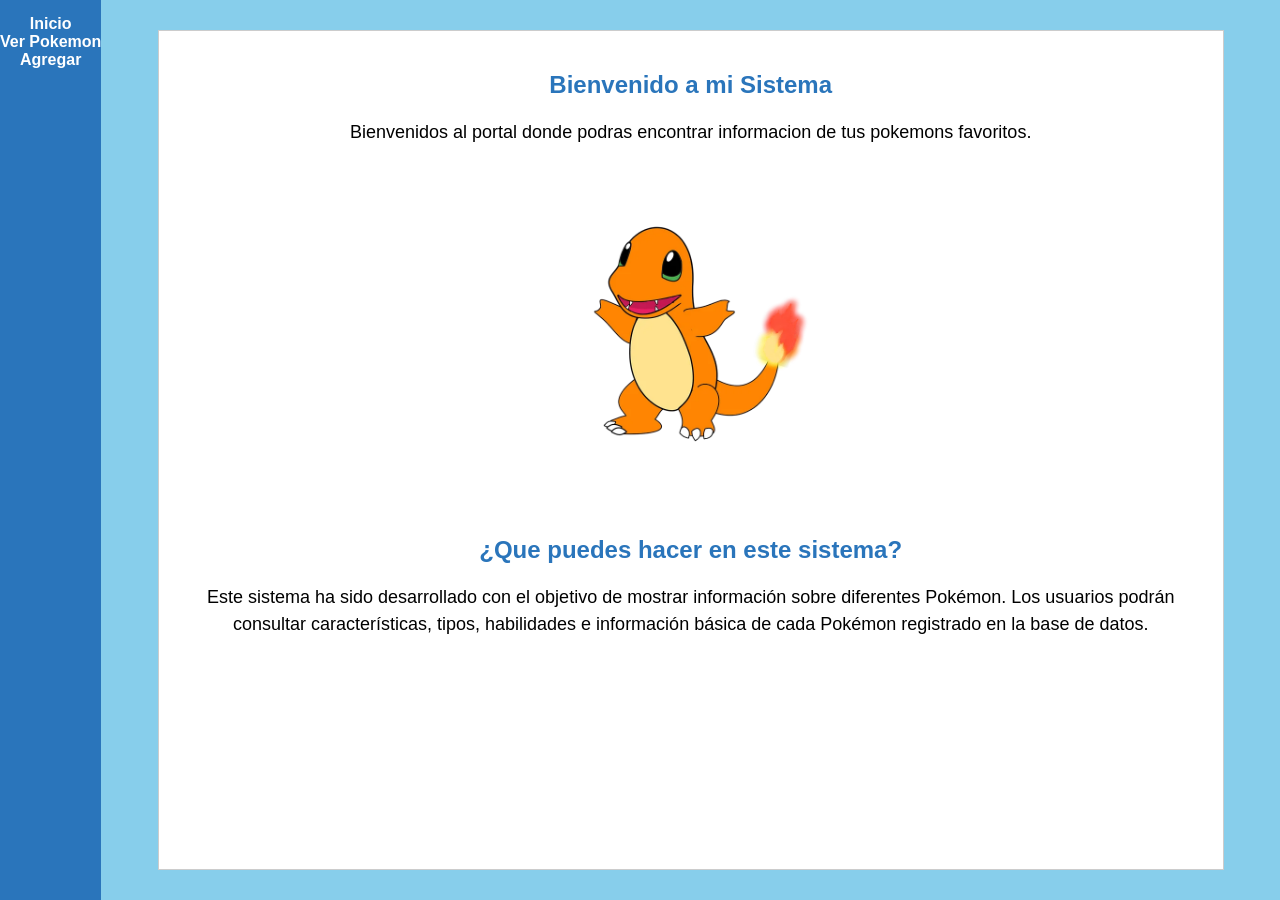
<file: index.html>
<!DOCTYPE html>
<html lang="es">

<head>                        <!-- HEAD: Contiene información de configuración de la página. Sirve para definir metadatos, enlaces a archivos externos y el título de la pestaña. -->

    <meta charset="UTF-8">
    <meta name="viewport" content="width=device-width, initial-scale=1.0">
    <link rel="stylesheet" href="styleindex.css">
    <title>Document</title>


</head>

<body>                    <!-- BODY: Contiene todo el contenido visible de la página. Sirve para mostrar textos, imágenes, enlaces y demás elementos. -->
    <nav>                 <!-- NAV: Representa la barra de navegación. Sirve para agrupar los enlaces principales del sitio web. -->
        <ul>              <!-- Sirve para organizar las opciones del menú. -->
            
        <li><a href="index.html">Inicio </a></li>                    <!-- LI: Es un elemento de lista. A: Es un enlace. Sirve para llevar al usuario a la página principal. -->
        <li><a href="pokemon.html">Ver Pokemon</a></li>
        <li><a href="agregar.html">Agregar</a></li>
    </ul>
    
    </nav>

    <section>                        <!-- SECTION: Es una sección de contenido. Sirve para agrupar información relacionada en una misma área. -->

    <h1>Bienvenido a mi Sistema</h1>            <!-- H1: Es el encabezado principal de la página. Sirve para mostrar el título más importante. -->

    <p>Bienvenidos al portal donde podras encontrar informacion de tus pokemons favoritos. </p>                <!-- P: Es un párrafo. Sirve para mostrar texto informativo al usuario. -->

    <img src="img/pokemon123.png" alt="Pokemon">

    <br><br>
    
    <h2>¿Que puedes hacer en este sistema?</h2>

    <p> Este sistema ha sido desarrollado con el objetivo de mostrar información sobre diferentes Pokémon. Los usuarios podrán consultar características, tipos, habilidades e información básica de cada Pokémon registrado en la base de datos. </p>

    
    </section>


</body>

</html>
</file>
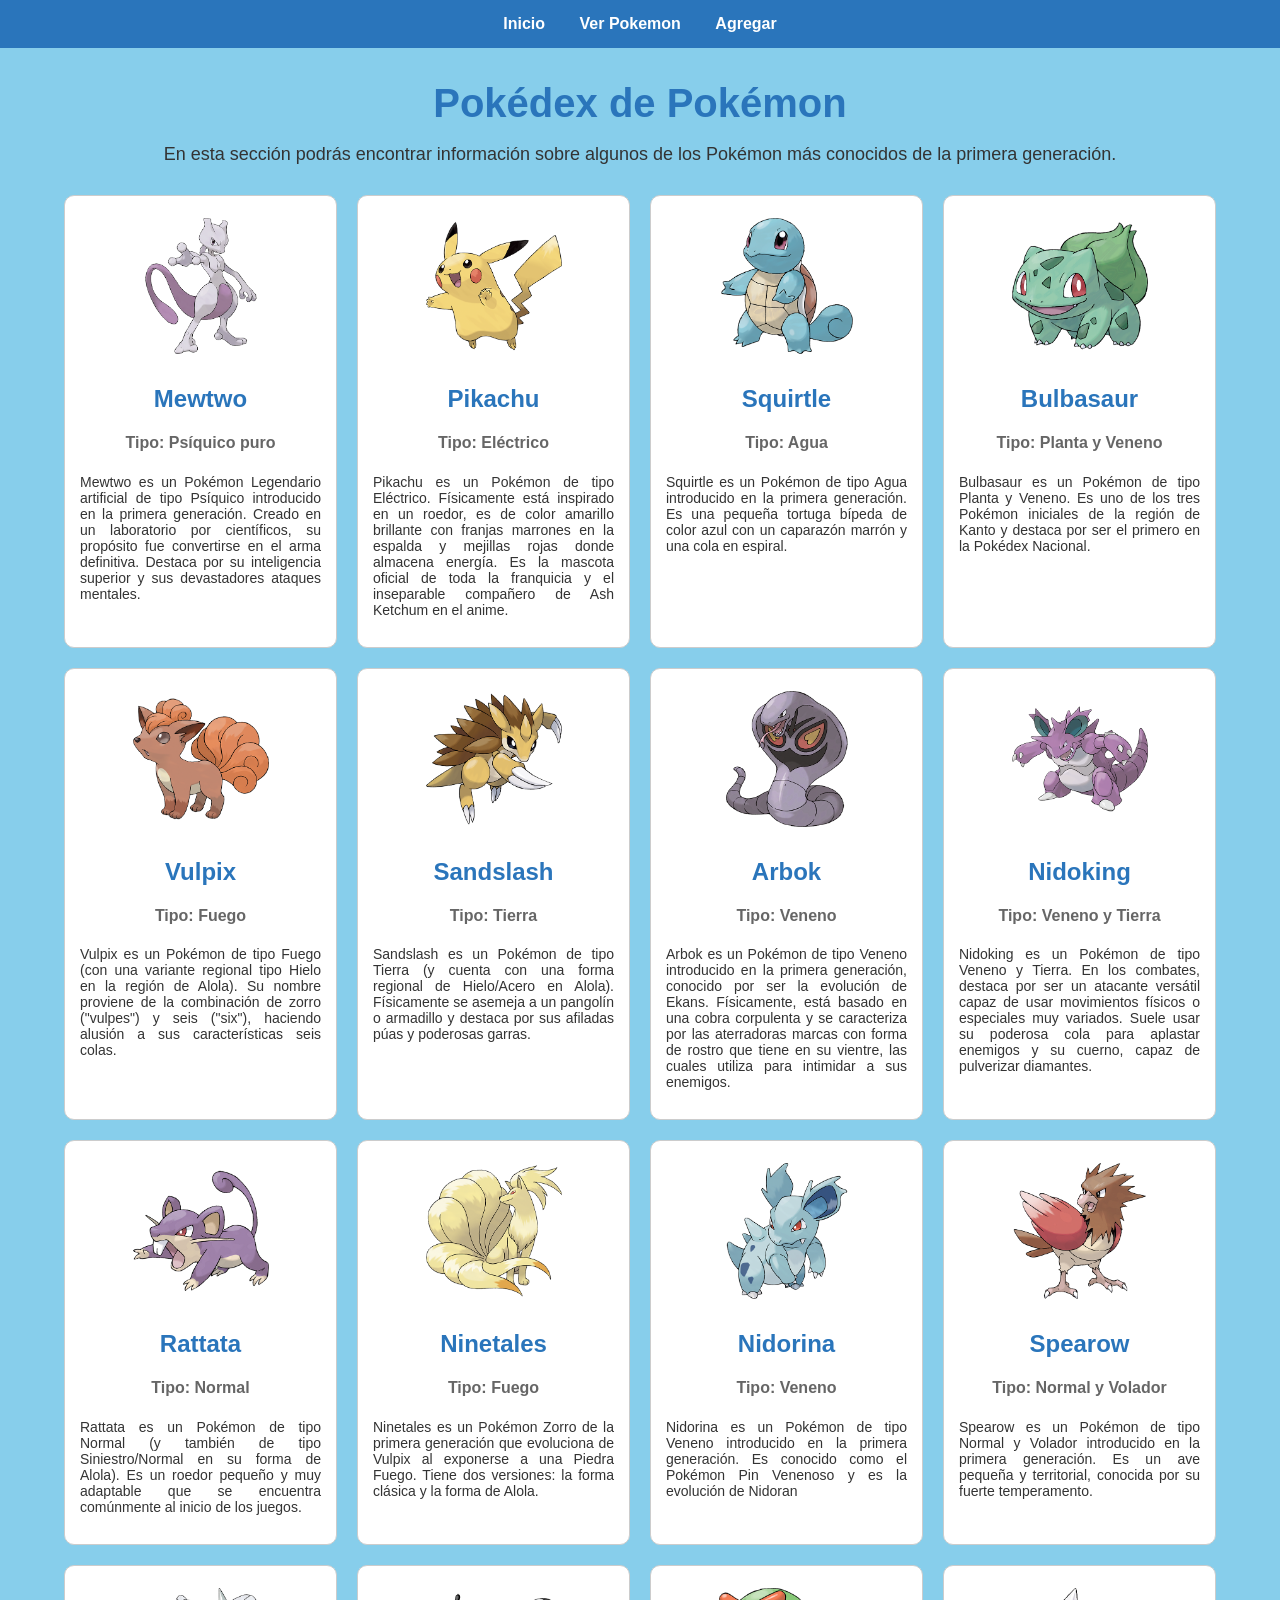
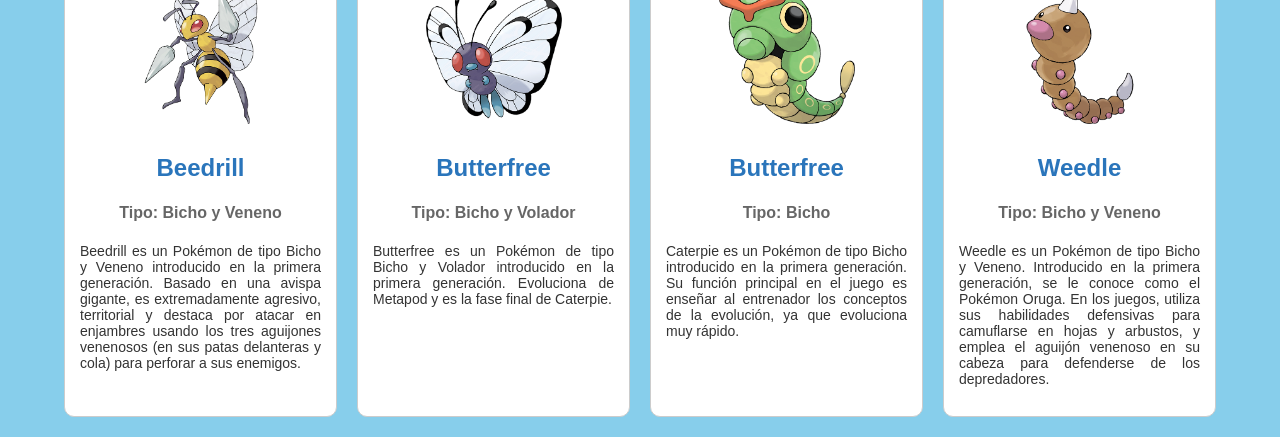
<file: pokemon.html>
<!DOCTYPE html>
<html lang="es">

<head>

    <meta charset="UTF-8">
    <meta name="viewport" content="width=device-width, initial-scale=1.0">
    <link rel="stylesheet" href="stylepokemon.css">
    <title>Document</title>


</head>

<body>
    <nav class="navbar">
        <ul>
        <li><a href="index.html">Inicio </a></li>
        <li><a href="pokemon.html">Ver Pokemon</a></li>
        <li><a href="agregar.html">Agregar</a></li>
    </ul>
    
    </nav>

    <section class="title">
        
        <h1>Pokédex de Pokémon</h1>

        <p>
        En esta sección podrás encontrar información sobre algunos de los Pokémon
        más conocidos de la primera generación.
        </p>

    </section>

    <section class="cards">

        <div class="card">

            <img src="img/mew123.png" alt="foto">

            <h2>Mewtwo</h2>
            <h4>Tipo: Psíquico puro</h4>
            <p>Mewtwo es un Pokémon Legendario artificial de tipo Psíquico introducido en la primera generación. Creado en un laboratorio por científicos, su propósito fue convertirse en el arma definitiva. Destaca por su inteligencia superior y sus devastadores ataques mentales.</p> 

        </div>

        <div class="card">

            <img src="img/pikachu1234.jpg" alt="foto">

            <h2>Pikachu</h2>
            <h4>Tipo: Eléctrico</h4>
            <p>Pikachu es un Pokémon de tipo Eléctrico. Físicamente está inspirado en un roedor, es de color amarillo brillante con franjas marrones en la espalda y mejillas rojas donde almacena energía. Es la mascota oficial de toda la franquicia y el inseparable compañero de Ash Ketchum en el anime.</p>

        </div>


        <div class="card">

            <img src="img/squirtle123.png" alt="foto">

            <h2>Squirtle</h2>
            <h4>Tipo: Agua</h4>
            <p>Squirtle es un Pokémon de tipo Agua introducido en la primera generación. Es una pequeña tortuga bípeda de color azul con un caparazón marrón y una cola en espiral.</p>


        </div>

        <div class="card">

            <img src="img/bulbasur.png" alt="foto">

            <h2>Bulbasaur</h2>
            <h4>Tipo: Planta y Veneno</h4>
            <p>Bulbasaur es un Pokémon de tipo Planta y Veneno. Es uno de los tres Pokémon iniciales de la región de Kanto y destaca por ser el primero en la Pokédex Nacional.</p>

        </div>

        <div class="card">

            <img src="img/Vulpix123.png" alt="foto">

            <h2>Vulpix</h2>
            <h4>Tipo: Fuego</h4>
            <p>Vulpix es un Pokémon de tipo Fuego (con una variante regional tipo Hielo en la región de Alola). Su nombre proviene de la combinación de zorro ("vulpes") y seis ("six"), haciendo alusión a sus características seis colas.</p>

        </div>

        <div class="card">

            <img src="img/sandslash.png" alt="foto">

            <h2>Sandslash</h2>
            <h4>Tipo: Tierra</h4>
            <p>Sandslash es un Pokémon de tipo Tierra (y cuenta con una forma regional de Hielo/Acero en Alola). Físicamente se asemeja a un pangolín o armadillo y destaca por sus afiladas púas y poderosas garras.</p>


        </div>

        <div class="card">

            <img src="img/Arbok123.png" alt="foto">
            
            <h2>Arbok</h2>
            <h4>Tipo: Veneno </h4>
            <p>Arbok es un Pokémon de tipo Veneno introducido en la primera generación, conocido por ser la evolución de Ekans. Físicamente, está basado en una cobra corpulenta y se caracteriza por las aterradoras marcas con forma de rostro que tiene en su vientre, las cuales utiliza para intimidar a sus enemigos.</p>


        </div>

        <div class="card">

            <img src="img/nidoking.png" alt="foto">

            <h2>Nidoking</h2>
            <h4>Tipo: Veneno y Tierra </h4>
            <p>Nidoking es un Pokémon de tipo Veneno y Tierra. En los combates, destaca por ser un atacante versátil capaz de usar movimientos físicos o especiales muy variados. Suele usar su poderosa cola para aplastar enemigos y su cuerno, capaz de pulverizar diamantes.</p>
        </div>
        

        <div class="card">

            <img src="img/Ratttata.png" alt="foto">

            <h2>Rattata</h2>
            <h4>Tipo: Normal</h4>
            <p>Rattata es un Pokémon de tipo Normal (y también de tipo Siniestro/Normal en su forma de Alola). Es un roedor pequeño y muy adaptable que se encuentra comúnmente al inicio de los juegos.</p>

        </div>
           

        <div class="card">

            <img src="img/ninetales123.png" alt="foto">

            <h2>Ninetales</h2>
            <h4>Tipo: Fuego</h4>
            <p>Ninetales es un Pokémon Zorro de la primera generación que evoluciona de Vulpix al exponerse a una Piedra Fuego. Tiene dos versiones: la forma clásica y la forma de Alola.</p>

        </div>   

        

        <div class="card">

            <img src="img/nidorina.png" alt="foto">

            <h2>Nidorina</h2>
            <h4>Tipo: Veneno </h4>
            <p>Nidorina es un Pokémon de tipo Veneno introducido en la primera generación. Es conocido como el Pokémon Pin Venenoso y es la evolución de Nidoran</p>

        </div>
            

        <div class="card">

            <img src="img/Spearow.png" alt="foto">

            <h2>Spearow </h2>
            <h4>Tipo: Normal y Volador </h4>
            <p>Spearow es un Pokémon de tipo Normal y Volador introducido en la primera generación. Es un ave pequeña y territorial, conocida por su fuerte temperamento.</p>

        </div>
            

        <div class="card">

            <img src="img/beedrill.png" alt="foto">

            <h2>Beedrill </h2>
            <h4>Tipo: Bicho y Veneno </h4>
            <p>Beedrill es un Pokémon de tipo Bicho y Veneno introducido en la primera generación. Basado en una avispa gigante, es extremadamente agresivo, territorial y destaca por atacar en enjambres usando los tres aguijones venenosos (en sus patas delanteras y cola) para perforar a sus enemigos.</p>

        </div>    


        

        <div class="card">

            <img src="img/butterfree.png" alt="foto">

            <h2>Butterfree </h2>
            <h4>Tipo: Bicho y Volador </h4>
            <p>Butterfree es un Pokémon de tipo Bicho y Volador introducido en la primera generación. Evoluciona de Metapod y es la fase final de Caterpie.</p>

        </div> 


        

        <div class="card">

            <img src="img/caterpie.png" alt="foto">

            <h2>Butterfree </h2>
            <h4>Tipo: Bicho</h4>
            <p>Caterpie es un Pokémon de tipo Bicho introducido en la primera generación. Su función principal en el juego es enseñar al entrenador los conceptos de la evolución, ya que evoluciona muy rápido.</p>

        </div>


        <div class="card">

            <img src="img/weedle.png" alt="foto">

            <h2>Weedle </h2>
            <h4>Tipo: Bicho y Veneno</h4>
            <p>Weedle es un Pokémon de tipo Bicho y Veneno. Introducido en la primera generación, se le conoce como el Pokémon Oruga. En los juegos, utiliza sus habilidades defensivas para camuflarse en hojas y arbustos, y emplea el aguijón venenoso en su cabeza para defenderse de los depredadores.</p>

        </div>
            
    </section>

    
</body>

</html>
</file>
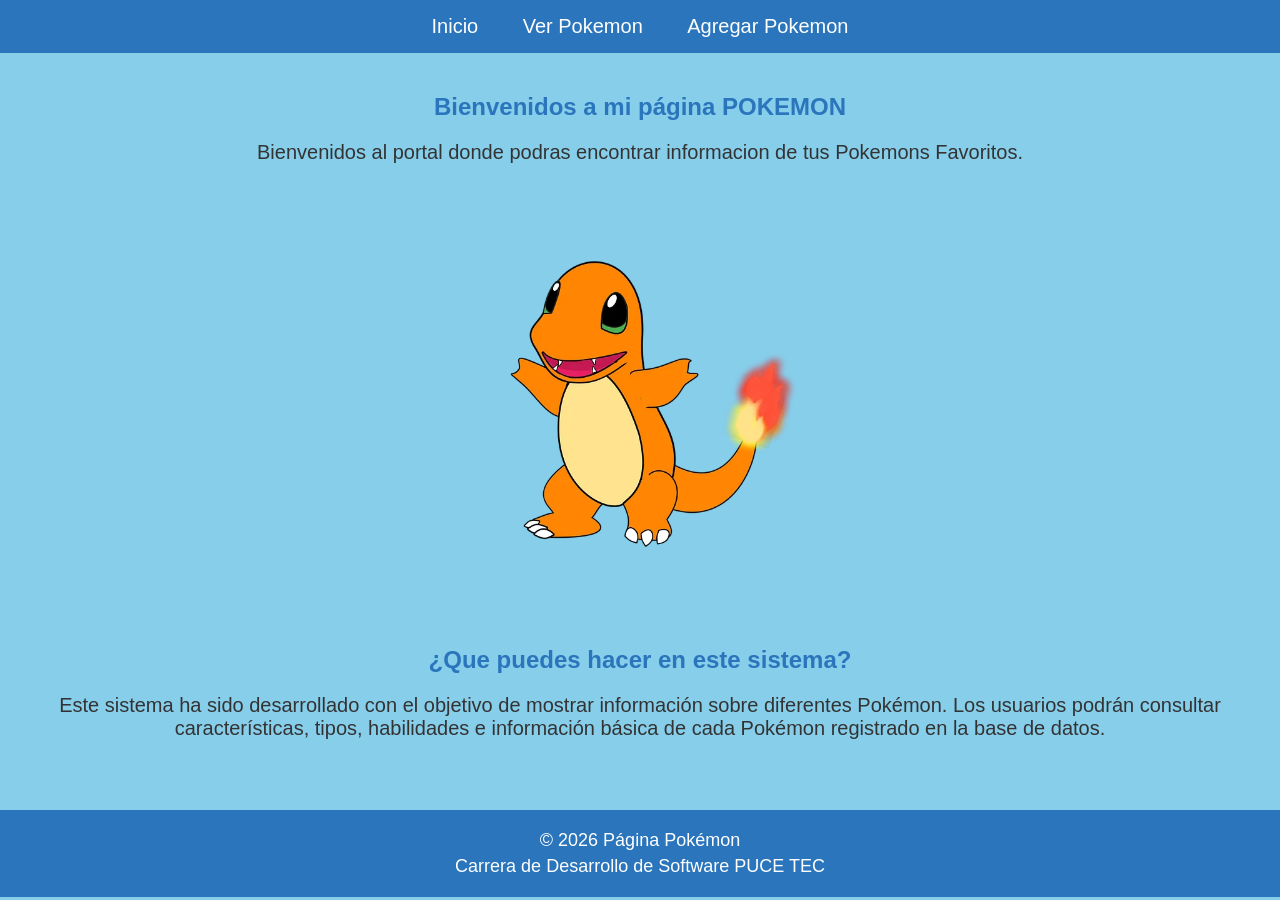
<file: Mi página Pokemon/index2.html>
<!DOCTYPE html>
<html lang="en">
<head>
    <meta charset="UTF-8">
    <meta name="viewport" content="width=device-width, initial-scale=1.0">
    <link rel="stylesheet" href="styleindex2.css">
    <title>Inicio Mi pagina Pokemon</title>

</head>

<body>

    <nav>
        <ul>
            <li><a href="index2.html">Inicio</a></li>
            <li><a href="pokemon2.html">Ver Pokemon</a></li>
            <li><a href="agregar2.html">Agregar Pokemon</a></li>

        </ul>
    </nav>

    <section>
        <h1>Bienvenidos a mi página POKEMON</h1>

        <p>Bienvenidos al portal donde podras encontrar informacion de tus Pokemons Favoritos.</p>

        <img src="img/pokemon123.png" alt="Charizad">

        <br><br>

        <h2>¿Que puedes hacer en este sistema?</h2>

        <p>Este sistema ha sido desarrollado con el objetivo de mostrar información sobre diferentes Pokémon.
            Los usuarios podrán consultar características, tipos, habilidades e información básica de cada Pokémon registrado en la base de datos.
        </p>

    </section>

    <footer>
        <p>© 2026 Página Pokémon</p>
        <p>Carrera de Desarrollo de Software PUCE TEC</p>
    </footer>

    
</body>
</html>
</file>
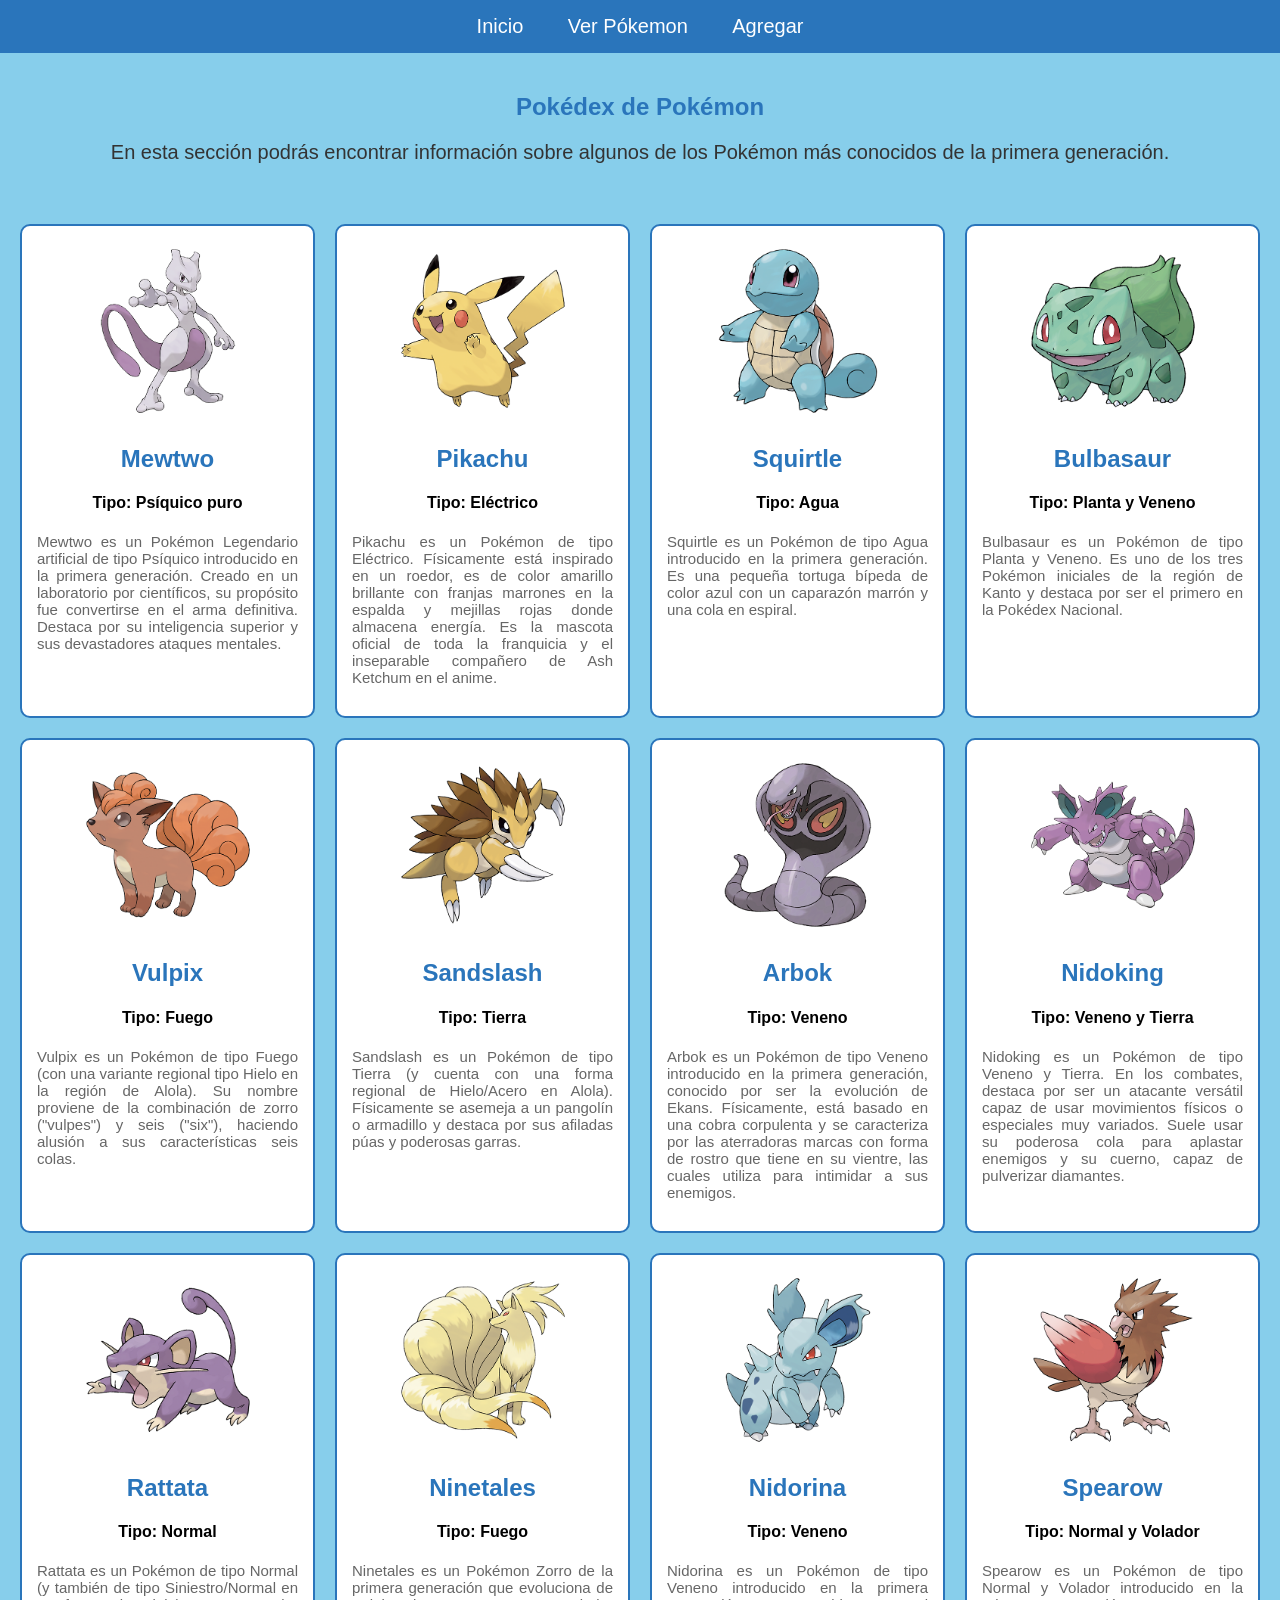
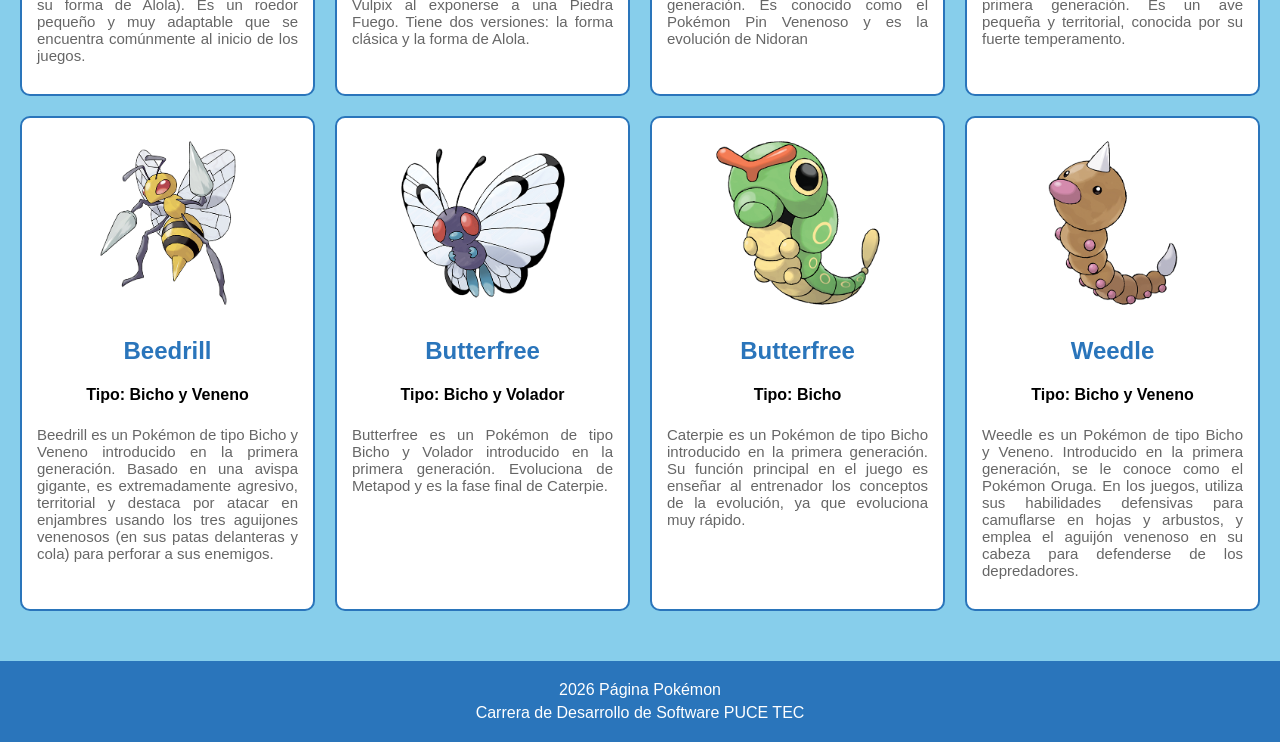
<file: Mi página Pokemon/pokemon2.html>
<!DOCTYPE html>
<html lang="en">
<head>
    <meta charset="UTF-8">
    <meta name="viewport" content="width=device-width, initial-scale=1.0">
    <link rel="stylesheet" href="stylepokemon2.css">
    <title>POKEDEX</title>
</head>

<body>

    <nav>
        <ul>

            <li><a href="index2.html">Inicio</a></li>
            <li><a href="pokemon2.html">Ver Pókemon</a></li>
            <li><a href="agregar2.html">Agregar</a></li>

        </ul>
    </nav>

    <section>

        <h1>Pokédex de Pokémon</h1>

        <p>
            En esta sección podrás encontrar información sobre algunos de los Pokémon
            más conocidos de la primera generación.
        </p>

    </section>

    <section class="cards">

        <div class="card">
            <img src="img/mew123.png" alt="foto">

            <h2>Mewtwo</h2>
            <h4>Tipo: Psíquico puro</h4>
            <p>Mewtwo es un Pokémon Legendario artificial de tipo Psíquico introducido en la primera generación. Creado en un laboratorio por científicos, su propósito fue convertirse en el arma definitiva. Destaca por su inteligencia superior y sus devastadores ataques mentales.</p>

        </div>


        
        <div class="card">

            <img src="img/pikachu1234.jpg" alt="foto">

            <h2>Pikachu</h2>
            <h4>Tipo: Eléctrico</h4>
            <p>Pikachu es un Pokémon de tipo Eléctrico. Físicamente está inspirado en un roedor, es de color amarillo brillante con franjas marrones en la espalda y mejillas rojas donde almacena energía. Es la mascota oficial de toda la franquicia y el inseparable compañero de Ash Ketchum en el anime.</p>

        </div>



        <div class="card">

            <img src="img/squirtle123.png" alt="foto">

            <h2>Squirtle</h2>
            <h4>Tipo: Agua</h4>
            <p>Squirtle es un Pokémon de tipo Agua introducido en la primera generación. Es una pequeña tortuga bípeda de color azul con un caparazón marrón y una cola en espiral.</p>


        </div>



        <div class="card">

            <img src="img/bulbasur.png" alt="foto">

            <h2>Bulbasaur</h2>
            <h4>Tipo: Planta y Veneno</h4>
            <p>Bulbasaur es un Pokémon de tipo Planta y Veneno. Es uno de los tres Pokémon iniciales de la región de Kanto y destaca por ser el primero en la Pokédex Nacional.</p>

        </div>



        <div class="card">

            <img src="img/Vulpix123.png" alt="foto">

            <h2>Vulpix</h2>
            <h4>Tipo: Fuego</h4>
            <p>Vulpix es un Pokémon de tipo Fuego (con una variante regional tipo Hielo en la región de Alola). Su nombre proviene de la combinación de zorro ("vulpes") y seis ("six"), haciendo alusión a sus características seis colas.</p>

        </div>



        <div class="card">

            <img src="img/sandslash.png" alt="foto">

            <h2>Sandslash</h2>
            <h4>Tipo: Tierra</h4>
            <p>Sandslash es un Pokémon de tipo Tierra (y cuenta con una forma regional de Hielo/Acero en Alola). Físicamente se asemeja a un pangolín o armadillo y destaca por sus afiladas púas y poderosas garras.</p>


        </div>



        <div class="card">

            <img src="img/Arbok123.png" alt="foto">
            
            <h2>Arbok</h2>
            <h4>Tipo: Veneno </h4>
            <p>Arbok es un Pokémon de tipo Veneno introducido en la primera generación, conocido por ser la evolución de Ekans. Físicamente, está basado en una cobra corpulenta y se caracteriza por las aterradoras marcas con forma de rostro que tiene en su vientre, las cuales utiliza para intimidar a sus enemigos.</p>


        </div>



        <div class="card">

            <img src="img/nidoking.png" alt="foto">

            <h2>Nidoking</h2>
            <h4>Tipo: Veneno y Tierra </h4>
            <p>Nidoking es un Pokémon de tipo Veneno y Tierra. En los combates, destaca por ser un atacante versátil capaz de usar movimientos físicos o especiales muy variados. Suele usar su poderosa cola para aplastar enemigos y su cuerno, capaz de pulverizar diamantes.</p>
        </div>
        


        <div class="card">

            <img src="img/Ratttata.png" alt="foto">

            <h2>Rattata</h2>
            <h4>Tipo: Normal</h4>
            <p>Rattata es un Pokémon de tipo Normal (y también de tipo Siniestro/Normal en su forma de Alola). Es un roedor pequeño y muy adaptable que se encuentra comúnmente al inicio de los juegos.</p>

        </div>



        <div class="card">

            <img src="img/ninetales123.png" alt="foto">

            <h2>Ninetales</h2>
            <h4>Tipo: Fuego</h4>
            <p>Ninetales es un Pokémon Zorro de la primera generación que evoluciona de Vulpix al exponerse a una Piedra Fuego. Tiene dos versiones: la forma clásica y la forma de Alola.</p>

        </div>   

        

        <div class="card">

            <img src="img/nidorina.png" alt="foto">

            <h2>Nidorina</h2>
            <h4>Tipo: Veneno </h4>
            <p>Nidorina es un Pokémon de tipo Veneno introducido en la primera generación. Es conocido como el Pokémon Pin Venenoso y es la evolución de Nidoran</p>

        </div>
            


        <div class="card">

            <img src="img/Spearow.png" alt="foto">

            <h2>Spearow </h2>
            <h4>Tipo: Normal y Volador </h4>
            <p>Spearow es un Pokémon de tipo Normal y Volador introducido en la primera generación. Es un ave pequeña y territorial, conocida por su fuerte temperamento.</p>

        </div>

        <div class="card">

            <img src="img/beedrill.png" alt="foto">

            <h2>Beedrill </h2>
            <h4>Tipo: Bicho y Veneno </h4>
            <p>Beedrill es un Pokémon de tipo Bicho y Veneno introducido en la primera generación. Basado en una avispa gigante, es extremadamente agresivo, territorial y destaca por atacar en enjambres usando los tres aguijones venenosos (en sus patas delanteras y cola) para perforar a sus enemigos.</p>

        </div>    
        

        <div class="card">

            <img src="img/butterfree.png" alt="foto">

            <h2>Butterfree </h2>
            <h4>Tipo: Bicho y Volador </h4>
            <p>Butterfree es un Pokémon de tipo Bicho y Volador introducido en la primera generación. Evoluciona de Metapod y es la fase final de Caterpie.</p>

        </div> 


        <div class="card">

            <img src="img/caterpie.png" alt="foto">

            <h2>Butterfree </h2>
            <h4>Tipo: Bicho</h4>
            <p>Caterpie es un Pokémon de tipo Bicho introducido en la primera generación. Su función principal en el juego es enseñar al entrenador los conceptos de la evolución, ya que evoluciona muy rápido.</p>

        </div>


        <div class="card">

            <img src="img/weedle.png" alt="foto">

            <h2>Weedle </h2>
            <h4>Tipo: Bicho y Veneno</h4>
            <p>Weedle es un Pokémon de tipo Bicho y Veneno. Introducido en la primera generación, se le conoce como el Pokémon Oruga. En los juegos, utiliza sus habilidades defensivas para camuflarse en hojas y arbustos, y emplea el aguijón venenoso en su cabeza para defenderse de los depredadores.</p>

        </div>

    </section>

    <footer>
        <p> 2026 Página Pokémon</p>
        <p>Carrera de Desarrollo de Software PUCE TEC</p>
    </footer>

</body>
</html>
</file>
<file: styleindex.css>
body{
    font-family: Arial, Helvetica, sans-serif;            /* Define el tipo de letra que se mostrará en la página. */
    display: flex;                                        /* Activa Flexbox para organizar los elementos. */
    justify-content: center;                              /* Centra horizontalmente el contenido. */
    background-color: skyblue;                            /* Establece un color de fondo celeste. */
    margin: 0;                                            /* Elimina los márgenes predeterminados del navegador. */
    min-height: 100vh;                                    /* Hace que el cuerpo ocupe como mínimo toda la altura de la ventana. */
}

nav{                                       /* NAV: Es la barra de navegación de la página. Sirve para contener los enlaces o menús de navegación. */
    background-color: #2a75bb;             /* Asigna un color azul de fondo. */
    padding: 15px 0;                       /* Agrega espacio interno arriba y abajo. */

}


nav ul{                                    /* NAV UL: Es la lista que contiene las opciones del menú. Sirve para organizar los enlaces de navegación. */
    list-style: none;                      /* Elimina los puntos de la lista. */
    text-align: center;                    /* Centra las opciones del menú. */
    margin: 0;                             /* Elimina márgenes externos. */
    padding: 0;                            /* Elimina espacios internos. */

}


nav ul li a{                                /* NAV UL LI A: Representa los enlaces del menú. Sirve para personalizar la apariencia de los enlaces. */
    
    color: white;                           /* Cambia el color del texto a blanco. */
    text-decoration: none;                  /* Elimina el subrayado de los enlaces. */
    font-weight: bold;                      /* Coloca el texto en negrita. */

}


nav ul li a:hover{                        /* Hace que las opciones de la navegion se pongan de color cuando pasamos el puntero para seleccionar. */
    color: yellow;                        /* Cambia el color del enlace a amarillo. */
    
}

    
section{                                        /* Aqui hacemos todos los ajustes de nuestra section donde se encontraban nuestro h1 el p y la imagen. */
    
    width: 80%;                                 /* Define el ancho de la sección. */
    margin: 30px auto;                          /* Centra la sección y agrega espacio exterior. */
    text-align: center;                         /* Centra el contenido de la sección. */
    background-color: white;                    /* Asigna un fondo blanco. */
    padding: 20px;                              /* Agrega espacio interno. */
    border: 1px solid #ccc;                     /* Añade un borde gris claro. */
    
}


h1{                                         /* H1: Es el encabezado principal de la página. Sirve para mostrar el título más importante del contenido. */

    color: #2a75bb;                      /* Cambia el color del título a azul. */
}


p{                                          /* P: Es la etiqueta de párrafo. Sirve para mostrar bloques de texto informativo. */

    font-size: 18px;                        /* Define el tamaño de la letra. */
}


img{                                       /* IMG: Es la etiqueta utilizada para mostrar imágenes. Sirve para insertar contenido visual en la página. */

    width: 300px;                           /* Establece el ancho de la imagen. */
    margin-top: 20px;                       /* Agrega espacio por encima de la imagen. */
}


h2{                                         /* H2: Es un subtítulo dentro de la página. Sirve para dividir y organizar mejor el contenido. */

    color: #2a75bb;                       /* Asigna color azul al subtítulo. */
    margin-top: 30px;                       /* Agrega espacio superior. */

}


section p{                                 /* SECTION P: Selecciona únicamente los párrafos que están dentro de una sección. Sirve para mejorar la legibilidad del texto aumentando el espacio entre líneas. */

    line-height: 1.5;                     /* Incrementa la separación entre líneas de texto. */
}
</file>
<file: stylepokemon.css>
body{
    font-family: Arial, Helvetica, sans-serif;          /* Define el tipo de letra que utilizará la página. */
    background-color: skyblue;                        /* Establece un color celeste como fondo. */
    margin: 0;                                          /* Elimina los márgenes predeterminados del navegador. */

}

/* Menú */
.navbar{                                        /* NAVBAR: Es la barra de navegación principal. Sirve para contener los enlaces del menú. */
    background-color: #2a75bb;                /* Asigna un color azul de fondo. */
    padding: 15px;                              /* Agrega espacio interno alrededor del menú. */
}

.navbar ul{
    list-style: none;                           /* Elimina los puntos de la lista. */
    text-align: center;                         /* Centra las opciones del menú. */
    margin: 0;                                  /* Elimina los márgenes externos. */
    padding: 0;                                 /* Elimina los espacios internos. */
}

.navbar ul li{                                  /* NAVBAR UL LI: Son los elementos de la lista. Sirven para representar cada opción del menú. */
    display: inline;                            /* Coloca los elementos en una misma línea. */
    margin: 0 15px;                             /* Agrega espacio entre las opciones del menú. */

}


.navbar ul li a{                               /* NAVBAR UL LI A: Son los enlaces de navegación. Sirven para dirigir al usuario a otras páginas del sitio. */
    color: white;                            /* Cambia el color del texto a blanco. */
    text-decoration: none;                     /* Elimina el subrayado de los enlaces. */
    font-weight: bold;                         /* Muestra el texto en negrita. */
}

.navbar ul li a:hover{                          /* HOVER: Es un efecto que se activa al pasar el cursor sobre un enlace. Sirve para indicar que el enlace puede seleccionarse. */
    color: yellow;                            /* Cambia el color del enlace a amarillo. */
}


/* Titulo */
.title{                                         /* TITLE: Es la sección donde se encuentra el título principal. Sirve para organizar y centrar el encabezado de la página. */
    text-align: center;                         /* Centra el contenido horizontalmente. */
    margin: 30px 0;                             /* Agrega espacio arriba y abajo. */

}

h1{
    color: #2a75bb;                     /* Establece un color azul para el título. */
    font-size: 40px;                      /* Define el tamaño del texto. */
    margin-bottom: 10px;                  /* Agrega espacio debajo del título. */
}

p{
    font-size: 18px;                      /* Define el tamaño de la letra. */
    color: #333;                        /* Establece un color gris oscuro para el texto. */
}


/* Contenedor de tarjetas */
.cards{                                         /* CARDS: Es el contenedor principal de las tarjetas. Sirve para organizar todas las tarjetas de Pokémon en una cuadrícula. */
    width: 90%;                                 /* Define el ancho del contenedor. */
    margin: 20px auto;                          /* Centra el contenedor en la página. */
    display: grid;                              /* Activa el sistema Grid para organizar elementos. */
    grid-template-columns: repeat(4, 1fr);      /* Crea 4 columnas del mismo tamaño. */
    gap: 20px;                                  /* Agrega espacio entre las tarjetas. */
}


/* Tarjeta */
.card{                                      /* CARD: Es una tarjeta individual. Sirve para mostrar la información de un Pokémon. */
    background-color: white;                /* Asigna un fondo blanco a la tarjeta. */
    border: 1px solid #ccc;                 /* Agrega un borde gris claro. */
    padding: 15px;                            /* Agrega espacio interno. */
    text-align: center;                       /* Centra el contenido de la tarjeta. */
    border-radius: 10px;                      /* Redondea las esquinas de la tarjeta. */
}


/* Imagen */
.card img{                              /* CARD IMG: Corresponde a la imagen dentro de cada tarjeta. Sirve para mostrar la imagen del Pokémon. */
    width: 150px;                       /* Define el ancho de la imagen. */
    height: 150px;                      /* Define la altura de la imagen. */
    object-fit: contain;                /* Ajusta la imagen sin deformarla. */
}

/* Título */
.card h2{                                   /* CARD H2: Es el nombre del Pokémon. Sirve para destacar el título de cada tarjeta. */
    color: #2a75bb;                       /* Cambia el color del texto a azul. */
}

/* Tipo */
.card h4{                               /* CARD H4: Es el subtítulo que muestra el tipo del Pokémon. Sirve para proporcionar información adicional. */
    color: #666;                      /* Establece un color gris para diferenciarlo del título. */
}


/* Descripción */
.card p{                                /* CARD P: Es la descripción del Pokémon. Sirve para mostrar información detallada dentro de la tarjeta. */
    font-size: 14px;                    /* Define un tamaño de letra más pequeño. */
    text-align: justify;                /* Alinea el texto de forma uniforme a ambos lados. */
}
</file>
<file: Mi página Pokemon/styleindex2.css>
body{
    font-family: Arial, Helvetica, sans-serif;
    background-color: skyblue;
    margin: 0;

}


nav{
    background-color: #2a75bb;
    padding: 15px;

}

nav ul{
    text-align: center;
    list-style: none;
    margin: 0;
    padding: 0;

}


nav ul li{
    display: inline;
    margin: 20px;

}


nav ul li a{
    color: white;
    text-decoration: none;
    font-size: 20px;

}

nav ul li a:hover{
    color: yellow;

}


section{
    text-align: center;
    padding: 20px;

}


h1{
    color: #2a75bb;

}


h2{
    color: #2a75bb;

}

p{
    font-size: 20px;
    color: #333333;

}

img{
    width: 400px;
    margin-top: 20px;

}


footer{
    background-color: #2a75bb;
    color: white;
    text-align: center;
    padding: 15px;
    margin-top: 30px;
    
}

footer p{
    margin: 5px;
    font-size: 18px;
    color: white;
}
</file>
<file: Mi página Pokemon/stylepokemon2.css>
body{
    font-family: Arial, Helvetica, sans-serif;
    background-color: skyblue;
    margin: 0;

}

nav{
    background-color: #2a75bb;
    padding: 15px;

}

nav ul{
    list-style: none;
    margin: 0;
    padding: 0;
    text-align: center;

}

nav ul li{
    display: inline;
    margin: 20px;

}

nav ul li a{
    text-decoration: none;
    color: white;
    font-size: 20px;

}

nav ul li a:hover{
    color: yellow;

}


section{
    text-align: center;
    padding: 20px;

}

h1{
    color: #2a75bb;

}

p{
    font-size: 20px;
    color: #333333;

}


.cards{
    display: grid;                                   /* organizar elementos */ 
    grid-template-columns: repeat(4, 1fr);
    justify-content: center;
    gap: 20px;
    padding: 20px;

}


.card{
    background-color: white;
    border: 2px solid #2a75bb;
    padding: 15px;
    text-align: center;
    border-radius: 10px;

}



.card img{
    width: 180px;

}



.card h2{
    color: #2a75bb;
    
}



.cardh4{
    color: #666;

}


.card p{
    font-size: 15px;
    text-align: justify;
    color: #666;

}


.card{
    transition: 0.3s;

}

.card:hover{
    transform: scale(1.05);                     /* 5% de aumento */
    box-shadow: 10px 10px 15px gray;

}


footer{
    background-color: #2a75bb;
    text-align: center;
    padding: 15px;
    margin-top: 30px;
    
}

footer p{
    color: white;
    font-size: 16px;
    margin: 5px;
    
}
</file>
